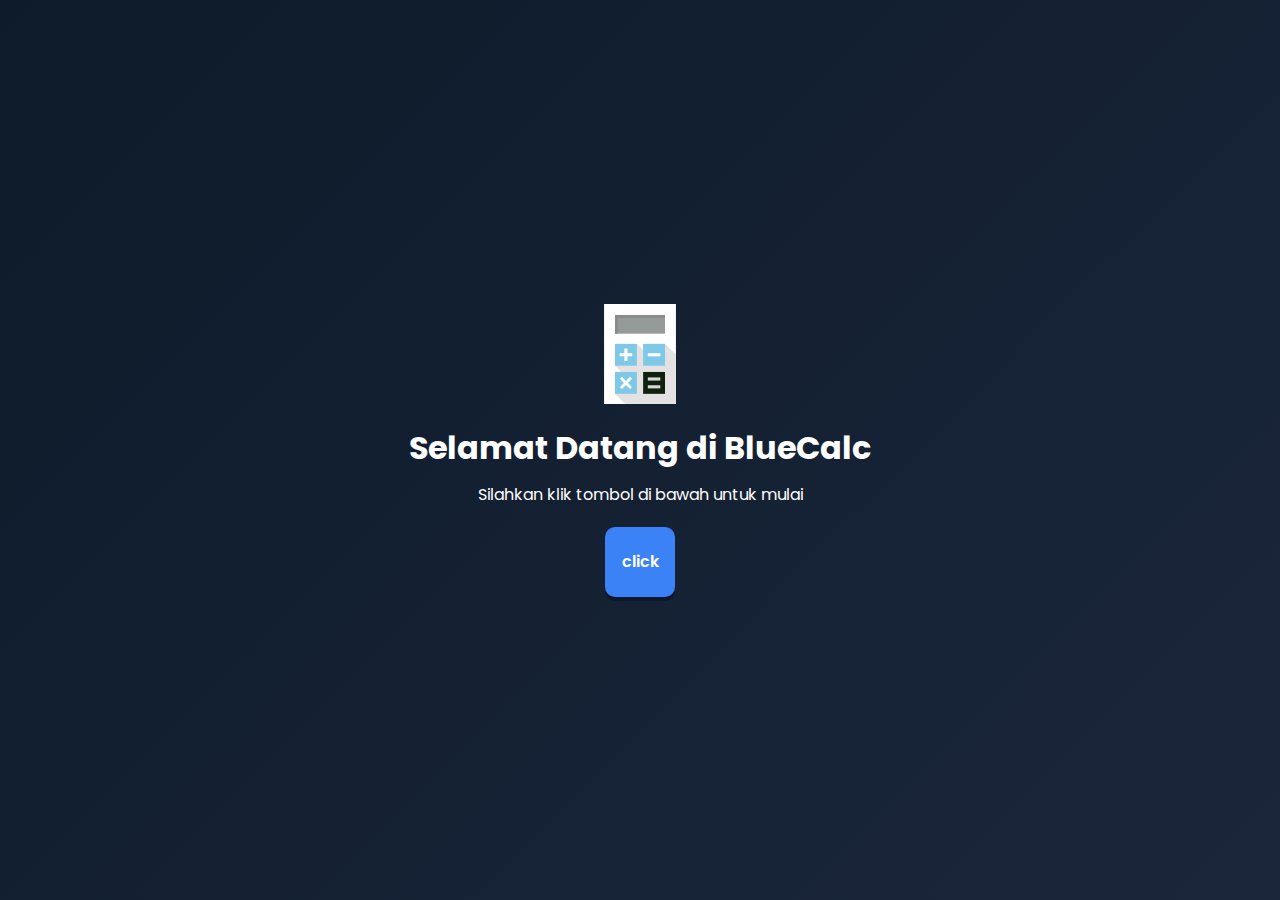
<file: index.html>
<!DOCTYPE html>
<html lang="en">
  <head>
    <meta charset="UTF-8" />
    <meta name="viewport" content="width=device-width, initial-scale=1.0" />
    <link rel="stylesheet" href="./calculator.css" />
    <title>BlueCalc</title>
    <link rel="shortcut icon" href="./logo (1).png" type="image/x-icon" />

    <style>
      /* overlay welcome */
      #welcome {
        position: fixed;
        top: 0;
        left: 0;
        width: 100%;
        height: 100%;
        background: linear-gradient(135deg, #0d1b2a, #1b263b);
        display: flex;
        justify-content: center;
        align-items: center;
        flex-direction: column;
        color: white;
        z-index: 100;
        animation: fadeIn 1s ease-in-out;
        text-align: center;
      }
      #welcome img {
        width: 100px;
        margin-bottom: 20px;
        animation: bounce 1.5s infinite;
      }
      #welcome h1 {
        font-size: 2rem;
        margin-bottom: 10px;
      }
      #welcome p {
        margin-bottom: 20px;
      }
      #welcome button {
        padding: 12px 25px;
        font-size: 1rem;
        border: none;
        border-radius: 10px;
        cursor: pointer;
        background: #3b82f6;
        color: white;
        transition: all 0.3s;
      }
      #welcome button:hover {
        background: #2563eb;
        transform: scale(1.05);
      }

      @keyframes fadeIn {
        from {
          opacity: 0;
        }
        to {
          opacity: 1;
        }
      }
      @keyframes fadeOut {
        from {
          opacity: 1;
        }
        to {
          opacity: 0;
        }
      }
      @keyframes bounce {
        0%,
        100% {
          transform: translateY(0);
        }
        50% {
          transform: translateY(-10px);
        }
      }
    </style>
  </head>
  <body>
    <!-- Halaman Welcome -->
    <div id="welcome">
      <!-- Logo calculator (pakai emoji atau gambar) -->
      <img src="./calculator-part-2-svgrepo-com.svg" alt="Calculator Logo" />
      <h1>Selamat Datang di BlueCalc</h1>
      <p>Silahkan klik tombol di bawah untuk mulai</p>
      <button onclick="startCalculator()">click</button>
    </div>

    <!-- Kalkulator -->
    <section id="calculator" style="display: none">
      <nav class="container">
        <div id="value">0</div>
      </nav>
      <div class="pengaturan">
        <div class="sisi-1">
          <button onclick="Clear()" class="clear">C</button>
          <button onclick="pengaturan('+/-')">+/-</button>
          <button onclick="pengaturan('%')">%</button>
          <button onclick="Pembagian('/')" class="division">/</button>
        </div>
        <div class="sisi-2">
          <button onclick="pengaturan('7')">7</button>
          <button onclick="pengaturan('8')">8</button>
          <button onclick="pengaturan('9')">9</button>
          <button onclick="pengaturan('*')" class="multiplication">x</button>
        </div>
        <div class="sisi-3">
          <button onclick="pengaturan('4')">4</button>
          <button onclick="pengaturan('5')">5</button>
          <button onclick="pengaturan('6')">6</button>
          <button onclick="pengaturan('-')" class="less">-</button>
        </div>
        <div class="sisi-4">
          <button onclick="pengaturan('1')">1</button>
          <button onclick="pengaturan('2')">2</button>
          <button onclick="pengaturan('3')">3</button>
          <button onclick="pengaturan('+')" class="plus">+</button>
        </div>
        <div class="sisi-5">
          <button onclick="pengaturan('0')" class="nol">0</button>
          <button onclick="pengaturan('.')" class="titik">.</button>
          <button onclick="Hasil('=')" class="sama">=</button>
        </div>
      </div>
    </section>

    <script>
      const display = document.getElementById("value");

      function pengaturan(value) {
        if (display.innerText === "0") {
          display.innerText = value;
        } else {
          display.innerText += value;
        }
      }

      function Clear() {
        display.innerText = "";
      }

      function Pembagian(value) {
        display.innerText += value;
      }

      function Hasil() {
        try {
          display.innerText = eval(display.innerText);
        } catch {
          display.innerText = "Error";
        }
      }

      // fungsi untuk buka kalkulator
      function startCalculator() {
        const welcome = document.getElementById("welcome");
        const calculator = document.getElementById("calculator");

        welcome.style.animation = "fadeOut 0.8s forwards";
        setTimeout(() => {
          welcome.style.display = "none";
          calculator.style.display = "block";
        }, 800);
      }
    </script>
  </body>
</html>
</file>
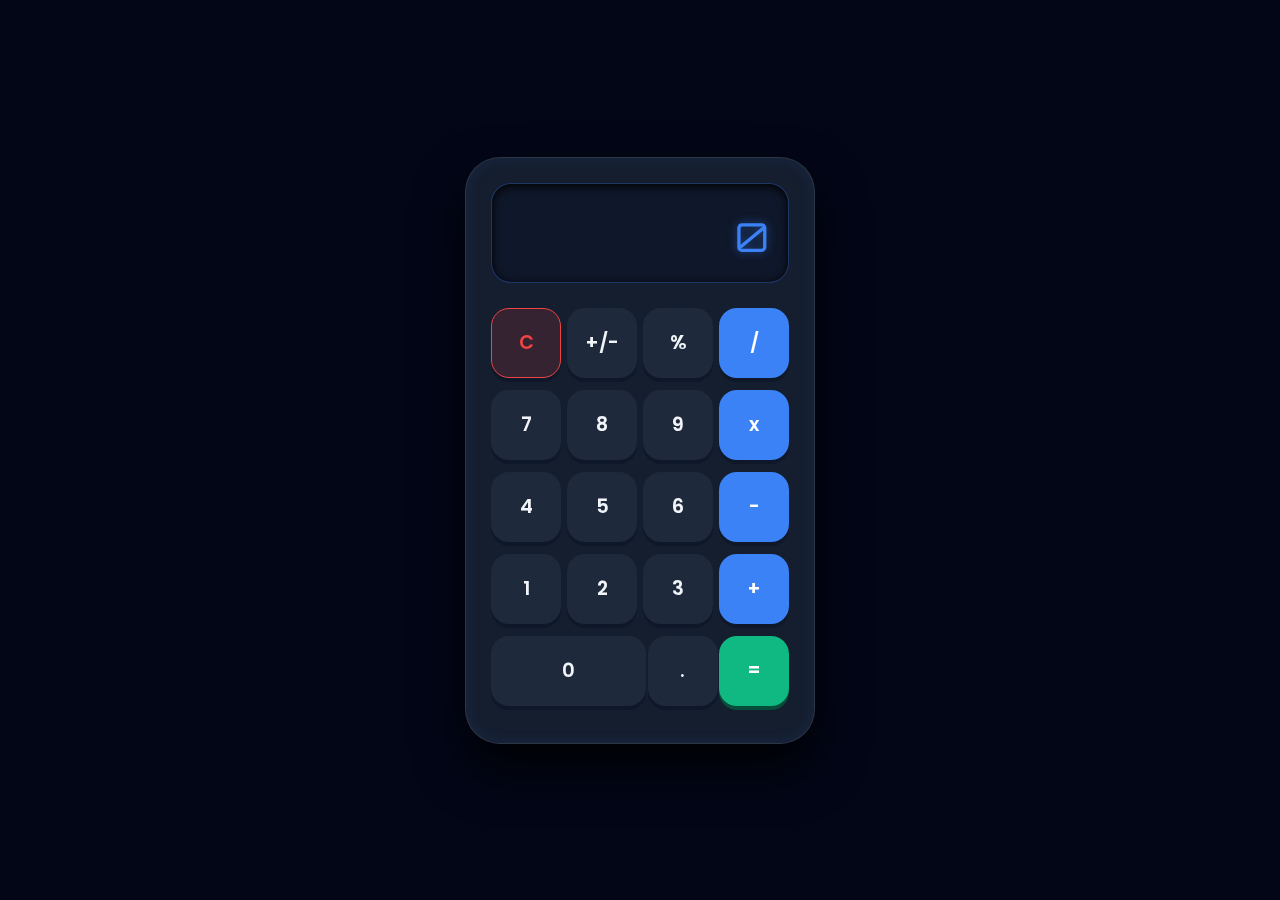
<file: calculator.html>
<!DOCTYPE html>
<html lang="en">
  <head>
    <meta charset="UTF-8" />
    <meta name="viewport" content="width=device-width, initial-scale=1.0" />
    <link rel="stylesheet" href="./calculator.css" />
    <title>calculator</title>
  </head>
  <body>
    <section id="calculator">
      <nav class="container">
        <div id="value">0</div>
      </nav>
      <div class="pengaturan">
        <div class="sisi-1">
          <button onclick="Clear()" class="clear">C</button>
          <button onclick="pengaturan('+/-')">+/-</button>
          <button onclick="pengaturan('%')">%</button>
          <button onclick="Pembagian('/')" class="division">/</button>
        </div>
        <div class="sisi-2">
          <button onclick="pengaturan('7')">7</button>
          <button onclick="pengaturan('8')">8</button>
          <button onclick="pengaturan('9')">9</button>
          <button onclick="pengaturan('*')" class="multiplication">x</button>
        </div>
        <div class="sisi-3">
          <button onclick="pengaturan('4')">4</button>
          <button onclick="pengaturan('5')">5</button>
          <button onclick="pengaturan('6')">6</button>
          <button onclick="pengaturan('-')" class="less">-</button>
        </div>
        <div class="sisi-4">
          <button onclick="pengaturan('1')">1</button>
          <button onclick="pengaturan('2')">2</button>
          <button onclick="pengaturan('3')">3</button>
          <button onclick="pengaturan('+')" class="plus">+</button>
        </div>
        <div class="sisi-5">
          <button onclick="pengaturan('0')" class="nol">0</button>
          <button onclick="pengaturan('.')" class="titik">.</button>
          <button onclick="Hasil('=')" class="sama">=</button>
        </div>
      </div>
    </section>
    <script>
      const display = document.getElementById("value");

      // const display = document.getElementById("value");
      function pengaturan(value) {
        if (display.innerText === "0") {
          display.innerText = value;
        } else {
          display.innerText += value;
        }
      }

      function Clear() {
        display.innerText = "";
        console.log("terhapus");
      }

      function Pembagian (value){
        display.innerText += value;
        console.log("Terbagi");
      }
      function Hasil() {
  try {
    // Menggunakan innerText bukan value
    display.innerText = eval(display.innerText);
  } catch {
    display.innerText = 'Error'; // Jika terjadi error
  }
}
  
    </script>
  </body>
</html>
</file>
<file: calculator.css>
@import url('https://fonts.googleapis.com/css2?family=Orbitron:wght@400;700&family=Poppins:wght@300;500;600&display=swap');

* {
    margin: 0;
    padding: 0;
    box-sizing: border-box;
    font-family: 'Poppins', sans-serif;
}

body {
    display: flex;
    justify-content: center;
    align-items: center;
    min-height: 100vh;
    background: #020617; /* Hitam pekat modern */
    overflow: hidden;
}

/* Container Kalkulator - Gaya Cyberpunk/Modern */
#calculator {
    background: rgba(30, 41, 59, 0.7);
    backdrop-filter: blur(20px);
    border: 1px solid rgba(255, 255, 255, 0.1);
    padding: 25px;
    border-radius: 35px;
    width: 350px;
    box-shadow: 0 25px 50px rgba(0, 0, 0, 0.8), 
                inset 0 0 15px rgba(59, 130, 246, 0.1);
    animation: slideUp 0.6s cubic-bezier(0.23, 1, 0.32, 1);
}

/* Layar Display - Dibuat Mirip Gadget Canggih */
#value {
    background: #0f172a;
    color: #3b82f6; /* Warna font biru neon */
    font-family: 'Orbitron', sans-serif; /* Font digital */
    font-size: 2.5rem;
    height: 100px;
    display: flex;
    align-items: flex-end;
    justify-content: flex-end;
    padding: 20px;
    border-radius: 20px;
    margin-bottom: 25px;
    box-shadow: inset 0 2px 10px rgba(0,0,0,1);
    border: 1px solid rgba(59, 130, 246, 0.3);
    overflow: hidden;
    text-shadow: 0 0 10px rgba(59, 130, 246, 0.5);
}

/* Pengaturan Baris Tombol */
.sisi-1, .sisi-2, .sisi-3, .sisi-4, .sisi-5 {
    display: flex;
    justify-content: space-between;
    margin-bottom: 12px;
}

/* Desain Tombol Global */
button {
    width: 70px;
    height: 70px;
    border-radius: 18px;
    border: none;
    font-size: 1.2rem;
    font-weight: 600;
    cursor: pointer;
    background: #1e293b;
    color: #f1f5f9;
    transition: all 0.2s ease;
    display: flex;
    justify-content: center;
    align-items: center;
    box-shadow: 0 4px 0 #0f172a; /* Efek 3D */
}

button:hover {
    background: #334155;
    transform: translateY(-2px);
    box-shadow: 0 6px 0 #0f172a;
}

button:active {
    transform: translateY(2px);
    box-shadow: 0 0 0 #0f172a;
    background: #2563eb;
}

/* Warna Khusus Agar Berwarna-warni */
.clear { 
    background: rgba(239, 68, 68, 0.15); 
    color: #ef4444; 
    border: 1px solid #ef4444;
}

.division, .multiplication, .less, .plus {
    background: #3b82f6;
    color: white;
}

.sama {
    background: #10b981;
    color: white;
    box-shadow: 0 4px 0 #064e3b;
}

.nol {
    width: 155px; /* Tombol 0 lebih panjang */
    justify-content: center;
}

/* Animasi Masuk */
@keyframes slideUp {
    from { opacity: 0; transform: translateY(50px); }
    to { opacity: 1; transform: translateY(0); }
}
</file>
